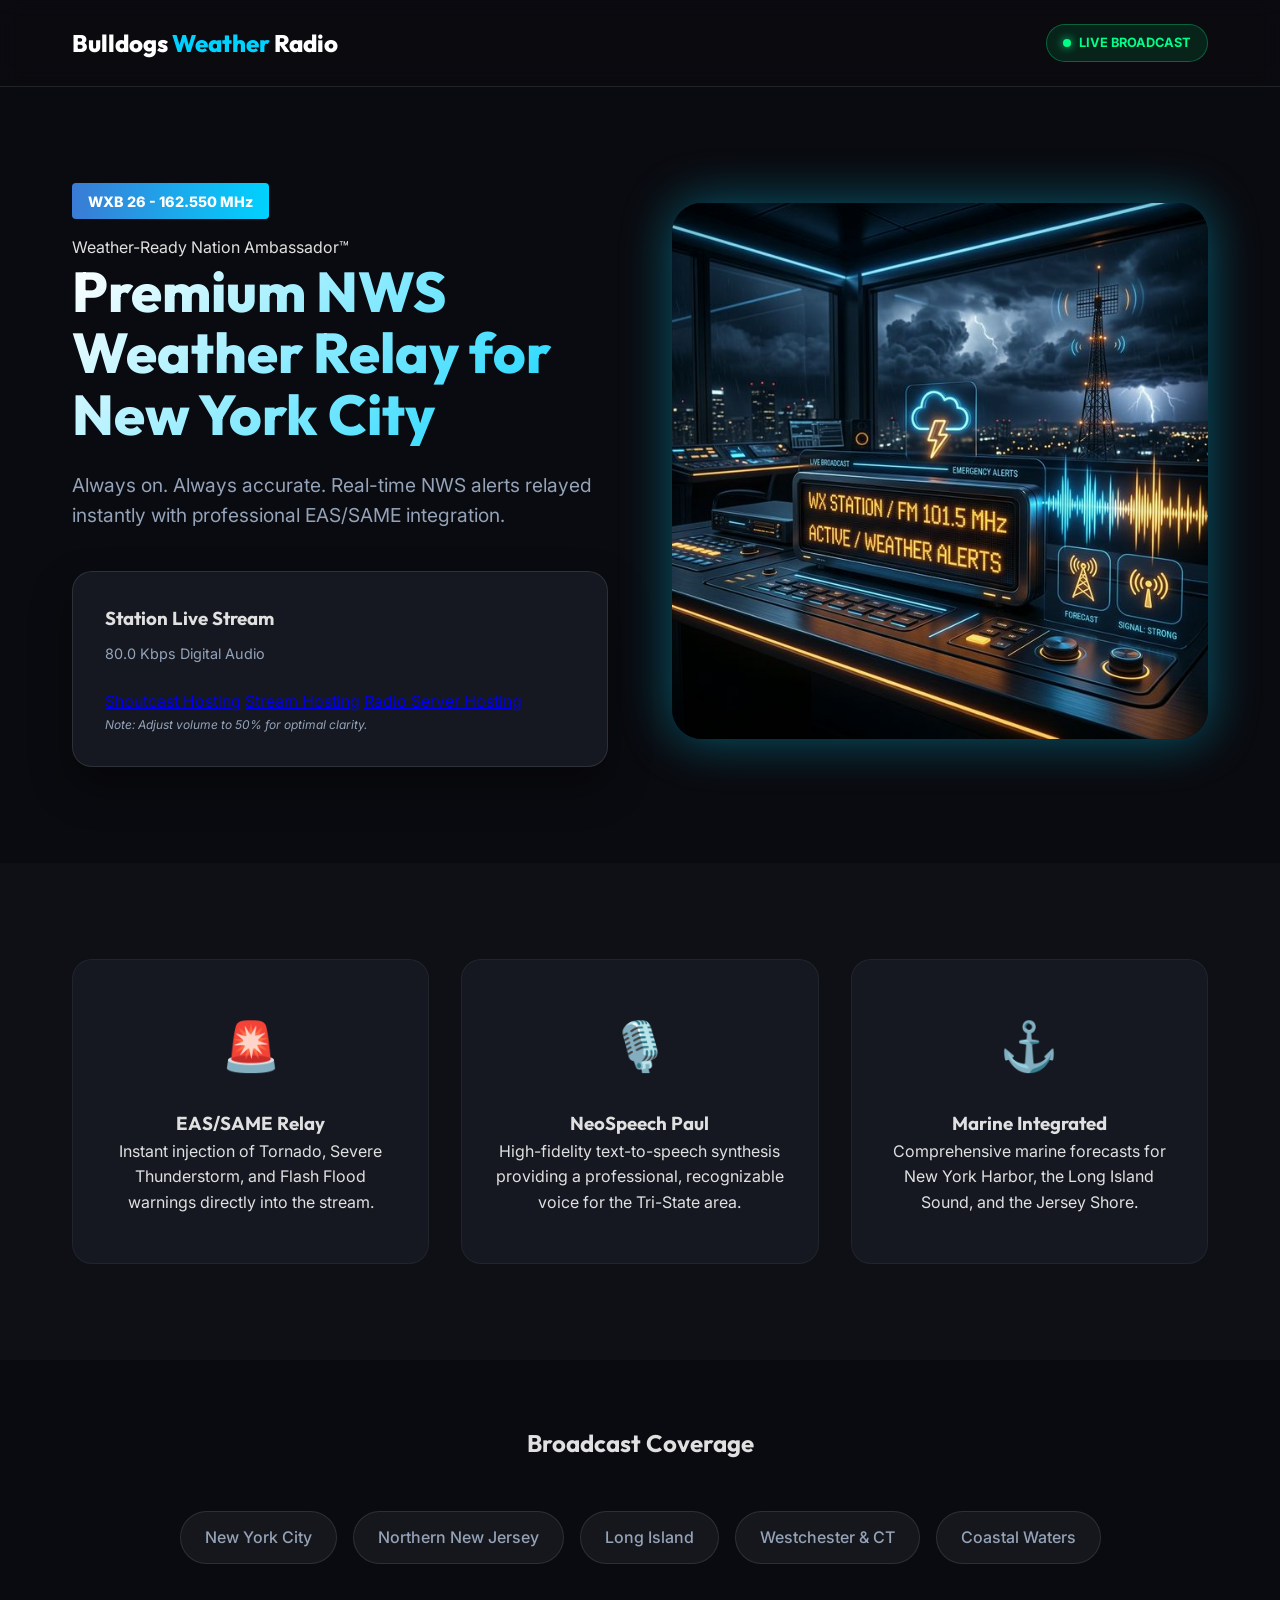
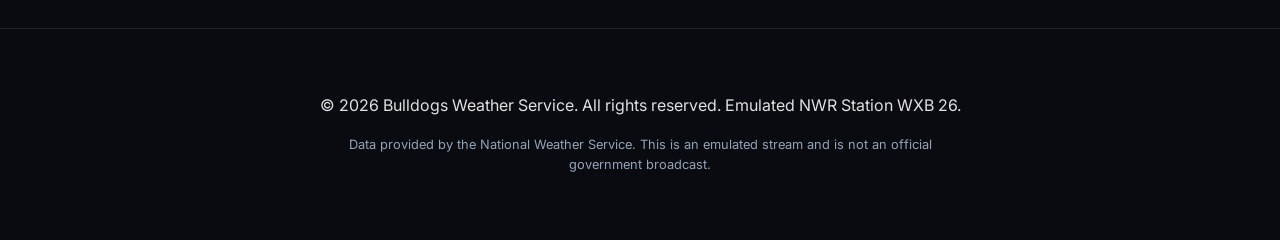
<file: index.html>
<!DOCTYPE html>
<html lang="en">
<head>
    <meta charset="UTF-8">
    <meta name="viewport" content="width=device-width, initial-scale=1.0">
    <title>Bulldogs Weather Radio | WXB 26 NYC</title>
    <link rel="stylesheet" href="style.css">
    <link href="https://fonts.googleapis.com/css2?family=Inter:wght@400;700&family=Outfit:wght@500;800&display=swap" rel="stylesheet">
</head>
<body>
    <header>
        <div class="container">
            <h1 class="logo">Bulldogs <span>Weather</span> Radio</h1>
            <div class="status-badge"><span class="live-dot"></span> LIVE BROADCAST</div>
        </div>
    </header>

    <main>
        <section class="hero">
            <div class="container">
                <div class="hero-content">
                    <span class="frequency">WXB 26 - 162.550 MHz</span>
                    <div class="wrn-badge">
                        <span class="wrn-text">Weather-Ready Nation Ambassador™</span>
                    </div>
                    <h2>Premium NWS Weather Relay for New York City</h2>
                    <p>Always on. Always accurate. Real-time NWS alerts relayed instantly with professional EAS/SAME integration.</p>
                    
                    <div class="player-card">
                        <div class="player-info">
                            <h3>Station Live Stream</h3>
                            <p>80.0 Kbps Digital Audio</p>
                        </div>
                        <div class="audio-player">
                            <!-- Caster.fm Embed Player -->
                            <div class="cstrEmbed" data-type="newStreamPlayer" data-publicToken="7a948d9d-ad5a-495c-85b9-192da853346f" data-theme="dark" data-color="6C2BDD" data-channelId="" data-rendered="false">
                                <a href="https://www.caster.fm">Shoutcast Hosting</a> <a href="https://www.caster.fm">Stream Hosting</a> <a href="https://www.caster.fm">Radio Server Hosting</a>
                            </div>
                            <script src="//cdn.cloud.caster.fm//widgets/embed.js"></script>
                            
                            <div class="player-note">Note: Adjust volume to 50% for optimal clarity.</div>
                        </div>
                    </div>
                </div>
                <div class="hero-visual">
                    <img src="weather_radio_hero.png" alt="Weather Radio Visualization">
                </div>
            </div>
        </section>

        <section class="features">
            <div class="container grids">
                <div class="feature-card">
                    <div class="icon">🚨</div>
                    <h3>EAS/SAME Relay</h3>
                    <p>Instant injection of Tornado, Severe Thunderstorm, and Flash Flood warnings directly into the stream.</p>
                </div>
                <div class="feature-card">
                    <div class="icon">🎙️</div>
                    <h3>NeoSpeech Paul</h3>
                    <p>High-fidelity text-to-speech synthesis providing a professional, recognizable voice for the Tri-State area.</p>
                </div>
                <div class="feature-card">
                    <div class="icon">⚓</div>
                    <h3>Marine Integrated</h3>
                    <p>Comprehensive marine forecasts for New York Harbor, the Long Island Sound, and the Jersey Shore.</p>
                </div>
            </div>
        </section>

        <section class="regions">
            <div class="container">
                <h2>Broadcast Coverage</h2>
                <div class="region-list">
                    <span>New York City</span>
                    <span>Northern New Jersey</span>
                    <span>Long Island</span>
                    <span>Westchester & CT</span>
                    <span>Coastal Waters</span>
                </div>
            </div>
        </section>
    </main>

    <footer>
        <div class="container">
            <p>&copy; 2026 Bulldogs Weather Service. All rights reserved. Emulated NWR Station WXB 26.</p>
            <p class="nws-disclaimer">Data provided by the National Weather Service. This is an emulated stream and is not an official government broadcast.</p>
        </div>
    </footer>
</body>
</html>
</file>
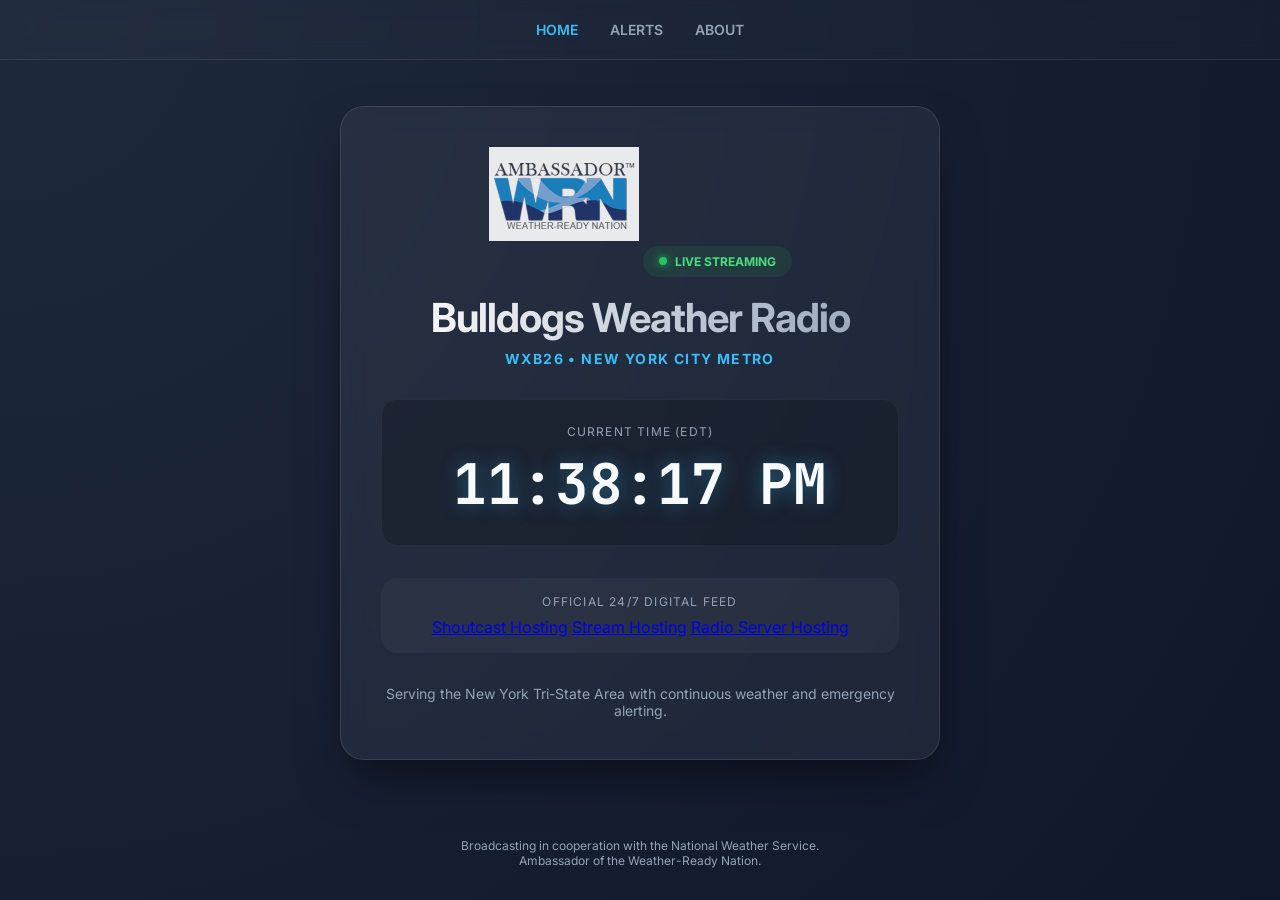
<file: docs/index.html>
<!DOCTYPE html>
<html lang="en">
<head>
    <meta charset="UTF-8">
    <meta name="viewport" content="width=device-width, initial-scale=1.0">
    <title>Bulldogs Weather Radio | WXB26 Live</title>
    <link rel="stylesheet" href="style.css">
    <link rel="preconnect" href="https://fonts.googleapis.com">
    <link rel="preconnect" href="https://fonts.gstatic.com" crossorigin>
    <link href="https://fonts.googleapis.com/css2?family=Inter:wght@300;400;700&family=JetBrains+Mono:wght@400;700&display=swap" rel="stylesheet">
</head>
<body>
    <nav>
        <a href="index.html" class="active">HOME</a>
        <a href="alerts.html">ALERTS</a>
        <a href="about.html">ABOUT</a>
    </nav>

    <main class="main-content">
        <div class="container">
            <div class="header">
                <img src="wrn-logo.png" alt="WRN Ambassador" style="width: 150px; margin-bottom: 1.5rem; opacity: 0.9;">
                <div class="status-badge">
                    <div class="status-dot"></div>
                    LIVE STREAMING
                </div>
                <h1>Bulldogs Weather Radio</h1>
                <div class="tagline">WXB26 • NEW YORK CITY METRO</div>
            </div>

            <div id="clock-container">
                <div class="clock-label">Current Time (EDT)</div>
                <div id="live-clock">--:--:--</div>
            </div>

            <div class="player-card">
                <div class="clock-label">Official 24/7 Digital Feed</div>
                <!-- Caster.fm Modern Player Widget -->
                <div data-type="newStreamPlayer" data-publicToken="7a948d9d-ad5a-495c-85b9-192da853346f" data-theme="dark" data-color="e81e4d" data-channelId="" data-rendered="false" class="cstrEmbed">
                    <a href="https://www.caster.fm">Shoutcast Hosting</a> 
                    <a href="https://www.caster.fm">Stream Hosting</a> 
                    <a href="https://www.caster.fm">Radio Server Hosting</a>
                </div>
                <script src="//cdn.cloud.caster.fm//widgets/embed.js"></script>
            </div>

            <p style="margin-top: 2rem; font-size: 0.875rem; color: var(--text-secondary);">
                Serving the New York Tri-State Area with continuous weather and emergency alerting.
            </p>
        </div>
    </main>

    <footer>
        Broadcasting in cooperation with the National Weather Service.<br>
        Ambassador of the Weather-Ready Nation.
    </footer>

    <script src="clock.js"></script>
</body>
</html>
</file>
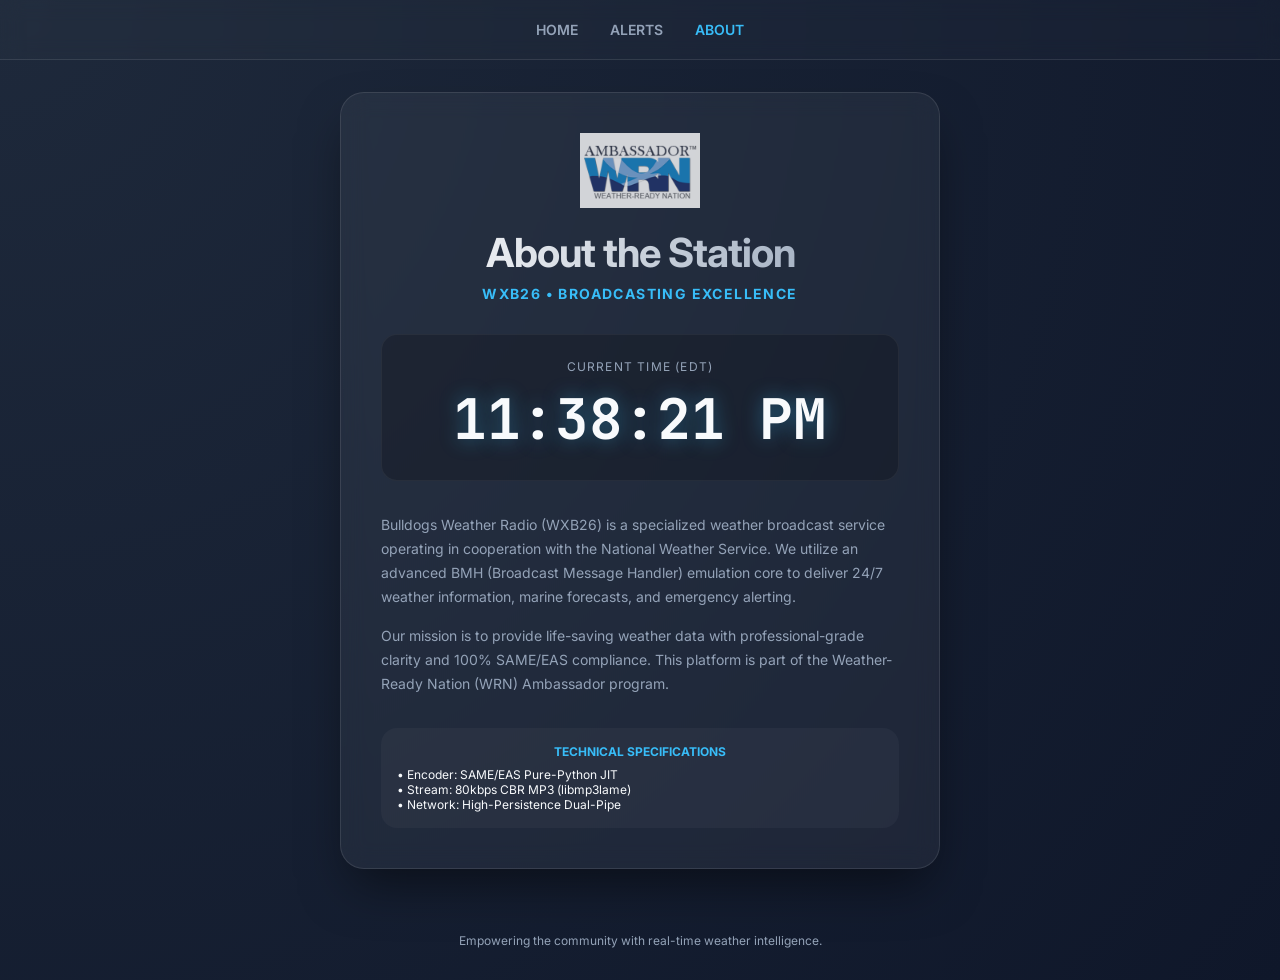
<file: docs/about.html>
<!DOCTYPE html>
<html lang="en">
<head>
    <meta charset="UTF-8">
    <meta name="viewport" content="width=device-width, initial-scale=1.0">
    <title>About WXB26 | Bulldogs Weather Radio</title>
    <link rel="stylesheet" href="style.css">
    <link rel="preconnect" href="https://fonts.googleapis.com">
    <link rel="preconnect" href="https://fonts.gstatic.com" crossorigin>
    <link href="https://fonts.googleapis.com/css2?family=Inter:wght@300;400;700&family=JetBrains+Mono:wght@400;700&display=swap" rel="stylesheet">
</head>
<body>
    <nav>
        <a href="index.html">HOME</a>
        <a href="alerts.html">ALERTS</a>
        <a href="about.html" class="active">ABOUT</a>
    </nav>

    <main class="main-content">
        <div class="container">
            <div class="header">
                <img src="wrn-logo.png" alt="WRN Ambassador" style="width: 120px; margin-bottom: 1rem; opacity: 0.8;">
                <h1>About the Station</h1>
                <div class="tagline">WXB26 • BROADCASTING EXCELLENCE</div>
            </div>

            <div id="clock-container">
                <div class="clock-label">Current Time (EDT)</div>
                <div id="live-clock">--:--:--</div>
            </div>

            <div style="text-align: left; color: var(--text-secondary); font-size: 0.875rem; line-height: 1.7;">
                <p style="margin-bottom: 1rem;">
                    Bulldogs Weather Radio (WXB26) is a specialized weather broadcast service operating in cooperation with the National Weather Service. We utilize an advanced BMH (Broadcast Message Handler) emulation core to deliver 24/7 weather information, marine forecasts, and emergency alerting.
                </p>
                <p>
                    Our mission is to provide life-saving weather data with professional-grade clarity and 100% SAME/EAS compliance. This platform is part of the Weather-Ready Nation (WRN) Ambassador program.
                </p>
            </div>

            <div class="player-card" style="margin-top: 2rem;">
                <p style="font-size: 0.75rem; font-weight: 700; color: var(--accent-blue);">TECHNICAL SPECIFICATIONS</p>
                <ul style="list-style: none; margin-top: 0.5rem; text-align: left; font-size: 0.75rem;">
                    <li>• Encoder: SAME/EAS Pure-Python JIT</li>
                    <li>• Stream: 80kbps CBR MP3 (libmp3lame)</li>
                    <li>• Network: High-Persistence Dual-Pipe</li>
                </ul>
            </div>
        </div>
    </main>

    <footer>
        Empowering the community with real-time weather intelligence.
    </footer>

    <script src="clock.js"></script>
</body>
</html>
</file>
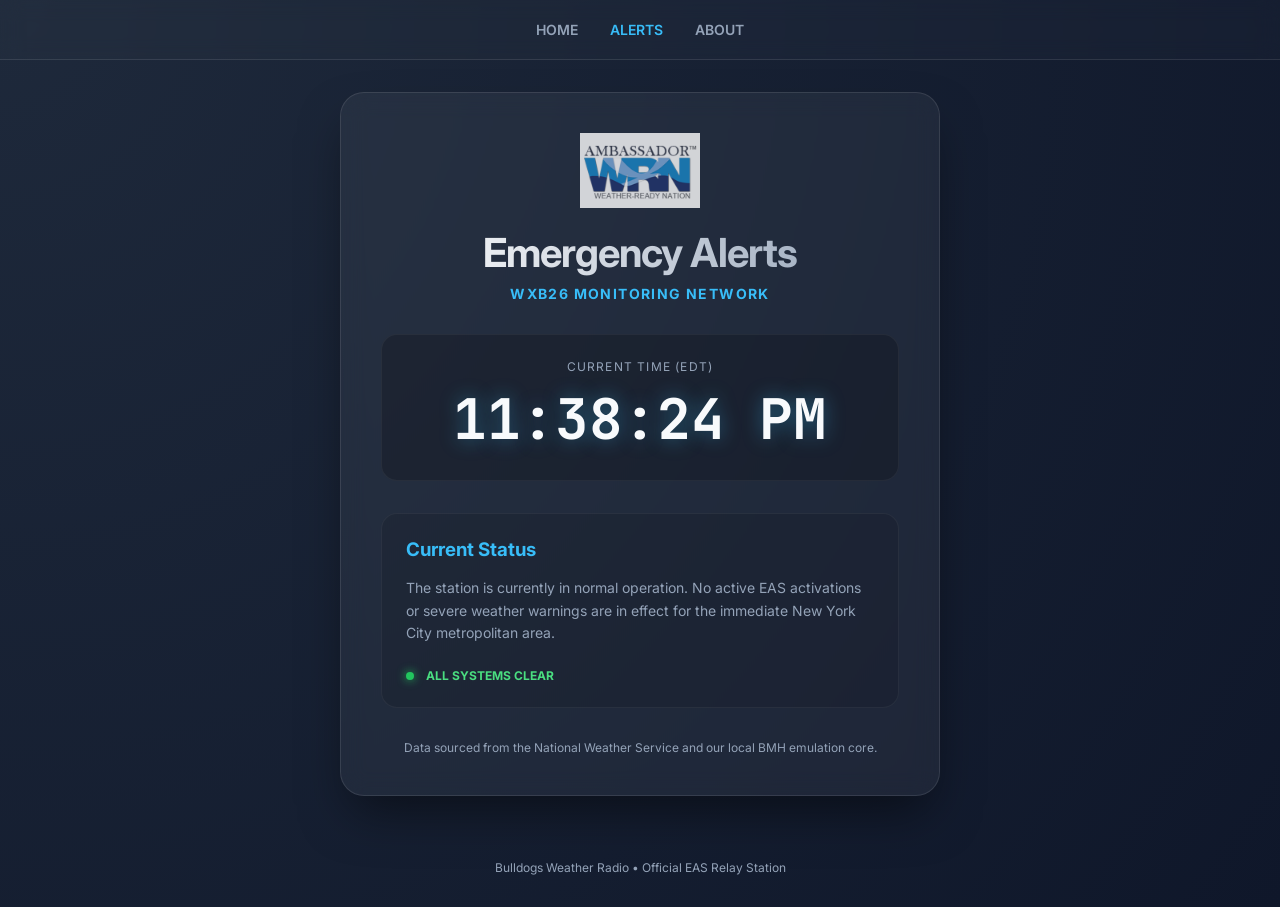
<file: docs/alerts.html>
<!DOCTYPE html>
<html lang="en">
<head>
    <meta charset="UTF-8">
    <meta name="viewport" content="width=device-width, initial-scale=1.0">
    <title>Active Alerts | WXB26 Bulldogs Weather Radio</title>
    <link rel="stylesheet" href="style.css">
    <link rel="preconnect" href="https://fonts.googleapis.com">
    <link rel="preconnect" href="https://fonts.gstatic.com" crossorigin>
    <link href="https://fonts.googleapis.com/css2?family=Inter:wght@300;400;700&family=JetBrains+Mono:wght@400;700&display=swap" rel="stylesheet">
</head>
<body>
    <nav>
        <a href="index.html">HOME</a>
        <a href="alerts.html" class="active">ALERTS</a>
        <a href="about.html">ABOUT</a>
    </nav>

    <main class="main-content">
        <div class="container">
            <div class="header">
                <img src="wrn-logo.png" alt="WRN Ambassador" style="width: 120px; margin-bottom: 1rem; opacity: 0.8;">
                <h1>Emergency Alerts</h1>
                <div class="tagline">WXB26 MONITORING NETWORK</div>
            </div>

            <div id="clock-container">
                <div class="clock-label">Current Time (EDT)</div>
                <div id="live-clock">--:--:--</div>
            </div>

            <div style="text-align: left; background: rgba(0,0,0,0.1); padding: 1.5rem; border-radius: 16px; border: 1px solid rgba(255,255,255,0.05);">
                <h3 style="color: var(--accent-blue); margin-bottom: 1rem;">Current Status</h3>
                <p style="font-size: 0.875rem; line-height: 1.6; color: var(--text-secondary);">
                    The station is currently in normal operation. No active EAS activations or severe weather warnings are in effect for the immediate New York City metropolitan area.
                </p>
                <div style="margin-top: 1.5rem; display: flex; align-items: center; gap: 0.75rem; color: #4ade80; font-size: 0.75rem; font-weight: 700;">
                    <div class="status-dot"></div>
                    ALL SYSTEMS CLEAR
                </div>
            </div>

            <p style="margin-top: 2rem; font-size: 0.75rem; color: var(--text-secondary);">
                Data sourced from the National Weather Service and our local BMH emulation core.
            </p>
        </div>
    </main>

    <footer>
        Bulldogs Weather Radio • Official EAS Relay Station
    </footer>

    <script src="clock.js"></script>
</body>
</html>
</file>
<file: style.css>
:root {
    --bg: #0a0b10;
    --card: #151821;
    --accent: #00d2ff;
    --primary: #3a7bd5;
    --text: #e0e0e0;
    --text-dim: #94a3b8;
    --glow: rgba(0, 210, 255, 0.4);
}

* {
    margin: 0;
    padding: 0;
    box-sizing: border-box;
}

body {
    background-color: var(--bg);
    color: var(--text);
    font-family: 'Inter', sans-serif;
    line-height: 1.6;
    overflow-x: hidden;
}

h1, h2, h3 {
    font-family: 'Outfit', sans-serif;
}

.container {
    max-width: 1200px;
    margin: 0 auto;
    padding: 0 2rem;
}

header {
    background: rgba(10, 11, 16, 0.8);
    backdrop-filter: blur(10px);
    border-bottom: 1px solid rgba(255, 255, 255, 0.1);
    padding: 1.5rem 0;
    position: sticky;
    top: 0;
    z-index: 100;
}

header .container {
    display: flex;
    justify-content: space-between;
    align-items: center;
}

.logo {
    font-size: 1.5rem;
    font-weight: 800;
    color: #fff;
}

.logo span {
    color: var(--accent);
}

.status-badge {
    background: rgba(0, 255, 136, 0.1);
    color: #00ff88;
    padding: 0.5rem 1rem;
    border-radius: 50px;
    font-size: 0.8rem;
    font-weight: 700;
    display: flex;
    align-items: center;
    gap: 0.5rem;
    border: 1px solid rgba(0, 255, 136, 0.3);
}

.live-dot {
    width: 8px;
    height: 8px;
    background: #00ff88;
    border-radius: 50%;
    box-shadow: 0 0 10px #00ff88;
    animation: pulse 2s infinite;
}

@keyframes pulse {
    0% { opacity: 1; }
    50% { opacity: 0.3; }
    100% { opacity: 1; }
}

.hero {
    padding: 6rem 0;
}

.hero .container {
    display: grid;
    grid-template-columns: 1fr 1fr;
    gap: 4rem;
    align-items: center;
}

.frequency {
    display: inline-block;
    background: linear-gradient(90deg, var(--primary), var(--accent));
    padding: 0.4rem 1rem;
    border-radius: 4px;
    font-weight: 800;
    font-size: 0.9rem;
    margin-bottom: 1rem;
    color: #fff;
}

.hero h2 {
    font-size: 3.5rem;
    line-height: 1.1;
    margin-bottom: 1.5rem;
    font-weight: 800;
    background: linear-gradient(135deg, #fff 0%, var(--accent) 100%);
    -webkit-background-clip: text;
    background-clip: text;
    -webkit-text-fill-color: transparent;
}

.hero p {
    font-size: 1.2rem;
    color: var(--text-dim);
    margin-bottom: 2.5rem;
}

.player-card {
    background: var(--card);
    padding: 2rem;
    border-radius: 20px;
    border: 1px solid rgba(255, 255, 255, 0.1);
    box-shadow: 0 20px 40px rgba(0, 0, 0, 0.4);
}

.player-info h3 {
    margin-bottom: 0.5rem;
}

.player-info p {
    font-size: 0.9rem;
    color: var(--text-dim);
    margin-bottom: 1.5rem;
}

.audio-player audio {
    width: 100%;
    margin-bottom: 1rem;
}

.player-note {
    font-size: 0.75rem;
    color: var(--text-dim);
    font-style: italic;
}

.hero-visual img {
    max-width: 100%;
    border-radius: 30px;
    box-shadow: 0 0 50px var(--glow);
}

.features {
    padding: 6rem 0;
    background: rgba(255, 255, 255, 0.02);
}

.grids {
    display: grid;
    grid-template-columns: repeat(auto-fit, minmax(300px, 1fr));
    gap: 2rem;
}

.feature-card {
    background: var(--card);
    padding: 3rem 2rem;
    border-radius: 20px;
    text-align: center;
    transition: transform 0.3s;
    border: 1px solid rgba(255, 255, 255, 0.05);
}

.feature-card:hover {
    transform: translateY(-10px);
    border-color: var(--accent);
}

.feature-card .icon {
    font-size: 3rem;
    margin-bottom: 1.5rem;
}

.regions {
    padding: 4rem 0;
    text-align: center;
}

.regions h2 {
    margin-bottom: 3rem;
}

.region-list {
    display: flex;
    flex-wrap: wrap;
    justify-content: center;
    gap: 1rem;
}

.region-list span {
    background: rgba(255, 255, 255, 0.05);
    padding: 0.8rem 1.5rem;
    border-radius: 50px;
    border: 1px solid rgba(255, 255, 255, 0.1);
    color: var(--text-dim);
    font-weight: 500;
}

footer {
    padding: 4rem 0;
    border-top: 1px solid rgba(255, 255, 255, 0.1);
    text-align: center;
}

.nws-disclaimer {
    margin-top: 1rem;
    font-size: 0.8rem;
    color: var(--text-dim);
    max-width: 600px;
    margin-left: auto;
    margin-right: auto;
}

@media (max-width: 900px) {
    .hero .container {
        grid-template-columns: 1fr;
    }
    .hero h2 {
        font-size: 2.5rem;
    }
}
</file>
<file: docs/style.css>
:root {
    --bg-dark: #0f172a;
    --glass-bg: rgba(255, 255, 255, 0.05);
    --accent-blue: #38bdf8;
    --text-primary: #f8fafc;
    --text-secondary: #94a3b8;
    --nav-height: 60px;
}

* {
    margin: 0;
    padding: 0;
    box-sizing: border-box;
}

body {
    background: var(--bg-dark);
    color: var(--text-primary);
    font-family: 'Inter', sans-serif;
    min-height: 100vh;
    display: flex;
    flex-direction: column;
    align-items: center;
    background-image: radial-gradient(circle at top left, #1e293b, var(--bg-dark));
}

nav {
    width: 100%;
    height: var(--nav-height);
    display: flex;
    justify-content: center;
    align-items: center;
    gap: 2rem;
    background: rgba(255, 255, 255, 0.02);
    backdrop-filter: blur(10px);
    border-bottom: 1px solid rgba(255, 255, 255, 0.1);
    position: sticky;
    top: 0;
    z-index: 100;
}

nav a {
    color: var(--text-secondary);
    text-decoration: none;
    font-size: 0.875rem;
    font-weight: 600;
    transition: all 0.2s;
}

nav a:hover, nav a.active {
    color: var(--accent-blue);
}

.main-content {
    flex: 1;
    display: flex;
    align-items: center;
    justify-content: center;
    width: 100%;
    padding: 2rem;
}

.container {
    width: 100%;
    max-width: 600px;
    padding: 2.5rem;
    background: var(--glass-bg);
    backdrop-filter: blur(12px);
    border: 1px solid rgba(255, 255, 255, 0.1);
    border-radius: 24px;
    box-shadow: 0 25px 50px -12px rgba(0, 0, 0, 0.5);
    text-align: center;
    animation: fadeIn 0.8s ease-out;
}

@keyframes fadeIn {
    from { opacity: 0; transform: translateY(10px); }
    to { opacity: 1; transform: translateY(0); }
}

.header {
    margin-bottom: 2rem;
}

h1 {
    font-size: 2.5rem;
    font-weight: 700;
    letter-spacing: -0.025em;
    margin-bottom: 0.5rem;
    background: linear-gradient(to right, #ffffff, #94a3b8);
    -webkit-background-clip: text;
    background-clip: text;
    -webkit-text-fill-color: transparent;
}

.tagline {
    color: var(--accent-blue);
    font-size: 0.875rem;
    font-weight: 700;
    text-transform: uppercase;
    letter-spacing: 0.1em;
}

/* Clock Components */
#clock-container {
    margin: 2rem 0;
    padding: 1.5rem;
    background: rgba(0, 0, 0, 0.2);
    border-radius: 16px;
    border: 1px solid rgba(255, 255, 255, 0.05);
}

#live-clock {
    font-family: 'JetBrains Mono', monospace;
    font-size: 3.5rem;
    font-weight: 700;
    color: var(--text-primary);
    text-shadow: 0 0 20px rgba(56, 189, 248, 0.4);
}

.clock-label {
    font-size: 0.75rem;
    color: var(--text-secondary);
    text-transform: uppercase;
    letter-spacing: 0.1em;
    margin-bottom: 0.5rem;
}

/* Status Elements */
.status-badge {
    display: inline-flex;
    align-items: center;
    gap: 0.5rem;
    padding: 0.5rem 1rem;
    border-radius: 9999px;
    background: rgba(34, 197, 94, 0.1);
    color: #4ade80;
    font-size: 0.75rem;
    font-weight: 700;
    margin-bottom: 1rem;
}

.status-dot {
    width: 8px;
    height: 8px;
    background: #22c55e;
    border-radius: 50%;
    box-shadow: 0 0 10px #22c55e;
    animation: pulse 2s infinite;
}

@keyframes pulse {
    0% { transform: scale(0.95); opacity: 0.5; }
    50% { transform: scale(1.05); opacity: 1; }
    100% { transform: scale(0.95); opacity: 0.5; }
}

/* Audio Player */
.player-card {
    margin-top: 2rem;
    padding: 1rem;
    border-radius: 16px;
    background: rgba(255, 255, 255, 0.03);
}

audio {
    width: 100%;
    height: 40px;
    filter: invert(100%) opacity(0.8);
}

footer {
    width: 100%;
    padding: 2rem;
    text-align: center;
    font-size: 0.75rem;
    color: var(--text-secondary);
}
</file>
